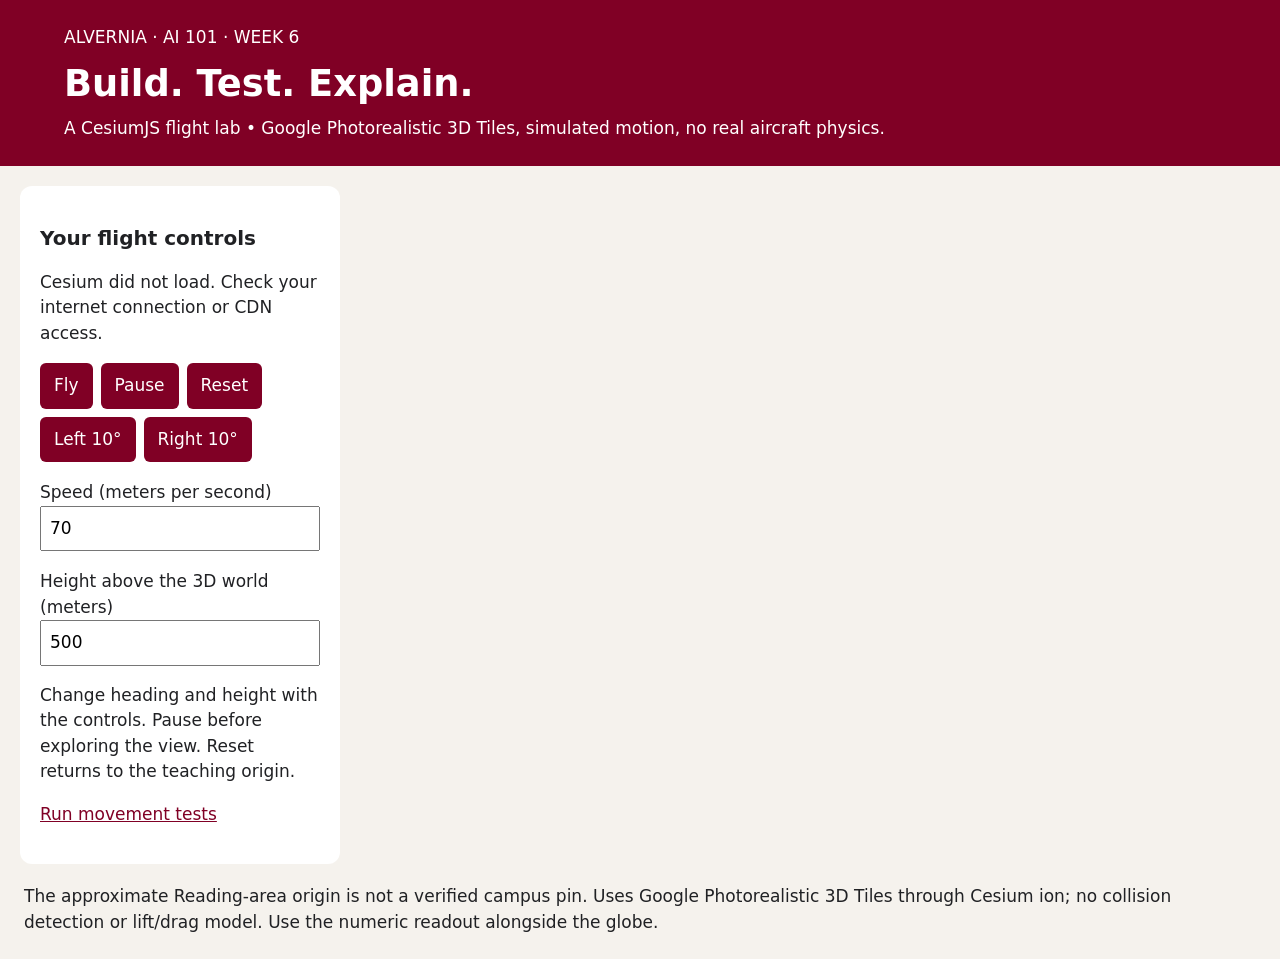
<file: index.html>
<!doctype html><html lang="en"><head><meta charset="utf-8"><meta name="viewport" content="width=device-width,initial-scale=1"><title>AI 101 • Flight Lab</title>
<link rel="stylesheet" href="https://cesium.com/downloads/cesiumjs/releases/1.145/Build/Cesium/Widgets/widgets.css"><link rel="stylesheet" href="style.css"></head><body>
<header><p>ALVERNIA · AI 101 · WEEK 6</p><h1>Build. Test. Explain.</h1><p>A CesiumJS flight lab • Google Photorealistic 3D Tiles, simulated motion, no real aircraft physics.</p></header>
<main><section aria-label="Flight controls"><h2>Your flight controls</h2><p id="message" role="status">Loading Cesium…</p>
<div class="buttons"><button id="fly">Fly</button><button id="pause">Pause</button><button id="reset">Reset</button><button id="left">Left 10°</button><button id="right">Right 10°</button></div>
<label for="speed">Speed (meters per second)</label><input id="speed" type="number" min="0" max="250" step="10" value="70">
<label for="height">Height above the 3D world (meters)</label><input id="height" type="number" min="50" max="5000" step="50" value="500">
<p id="readout"></p><p>Change heading and height with the controls. Pause before exploring the view. Reset returns to the teaching origin.</p><p><a href="tests.html">Run movement tests</a></p></section>
<div id="globe" aria-label="Interactive 3D globe showing a simulated moving marker"></div></main>
<footer>The approximate Reading-area origin is not a verified campus pin. Uses Google Photorealistic 3D Tiles through Cesium ion; no collision detection or lift/drag model. Use the numeric readout alongside the globe.</footer>
<script src="https://cesium.com/downloads/cesiumjs/releases/1.145/Build/Cesium/Cesium.js"></script><script src="config.js"></script><script src="flight-core.js"></script><script src="app.js"></script></body></html>
</file>
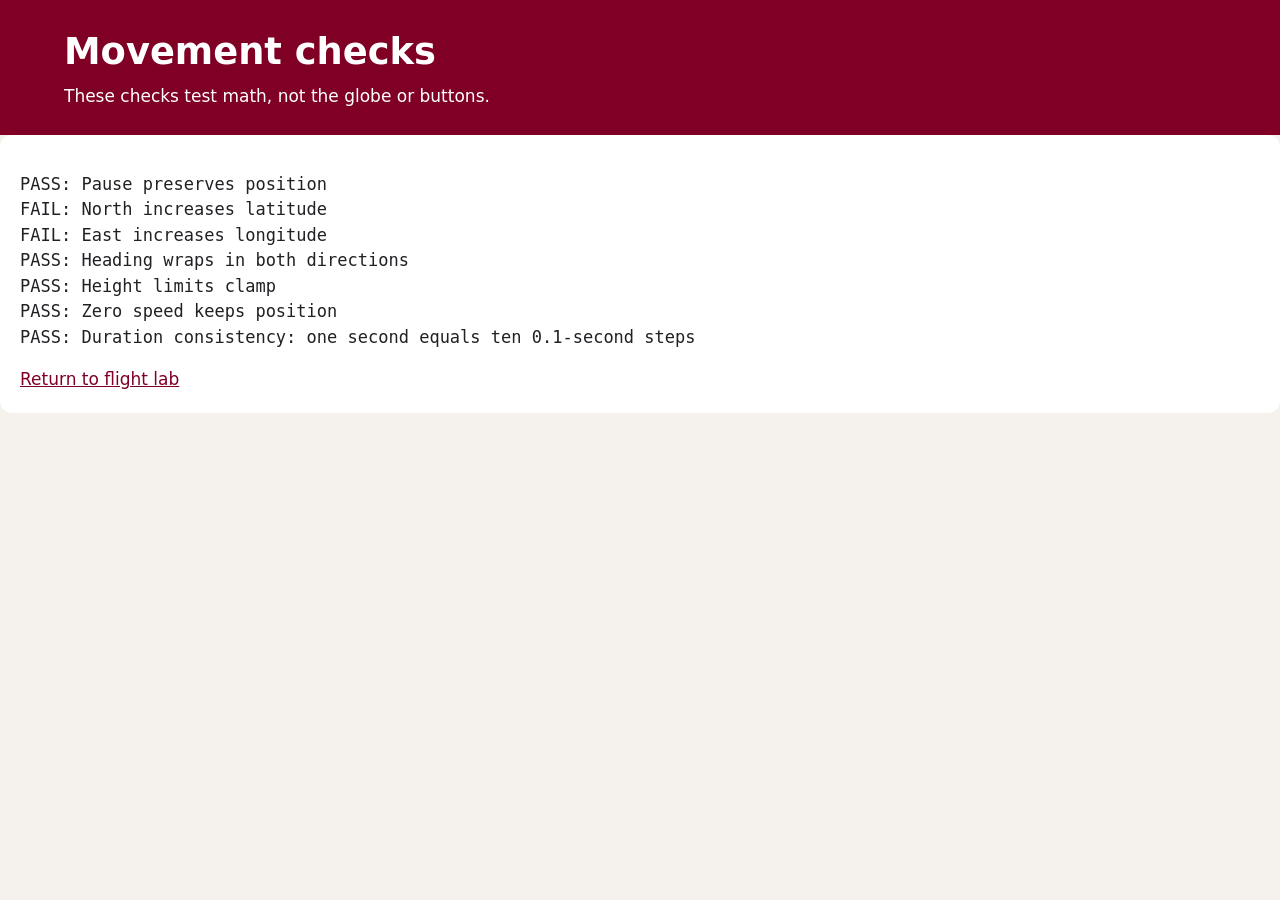
<file: tests.html>
<!doctype html><html lang="en"><meta charset="utf-8"><meta name="viewport" content="width=device-width,initial-scale=1"><title>Movement checks</title><link rel="stylesheet" href="style.css"><body><header><h1>Movement checks</h1><p>These checks test math, not the globe or buttons.</p></header><section><pre id="results" style="white-space:pre-wrap"></pre><a href="index.html">Return to flight lab</a></section><script src="flight-core.js"></script><script src="tests.js"></script></body></html>
</file>
<file: style.css>
*{box-sizing:border-box}body{margin:0;background:#f5f2ed;color:#202124;font:17px/1.5 system-ui,sans-serif}header{background:#800025;color:white;padding:20px 5%}header p{margin:5px 0}h1{margin:4px 0;font-size:2.3rem}h2{font-size:1.25rem}main{display:grid;grid-template-columns:320px 1fr;gap:16px;padding:20px}section{background:white;border-radius:12px;padding:20px}#globe{height:65vh;min-height:440px;border-radius:12px;overflow:hidden}.buttons{display:flex;flex-wrap:wrap;gap:8px}button{font:inherit;padding:10px 14px;background:#800025;color:white;border:0;border-radius:6px;cursor:pointer}button:focus-visible,input:focus-visible,a:focus-visible{outline:3px solid #b57b00;outline-offset:3px}label{display:block;margin-top:18px}input{font:inherit;padding:8px;width:100%}#readout{font-variant-numeric:tabular-nums}a{color:#800025}footer{padding:0 24px 24px}@media(max-width:800px){main{grid-template-columns:1fr}#globe{height:55vh}}
</file>
